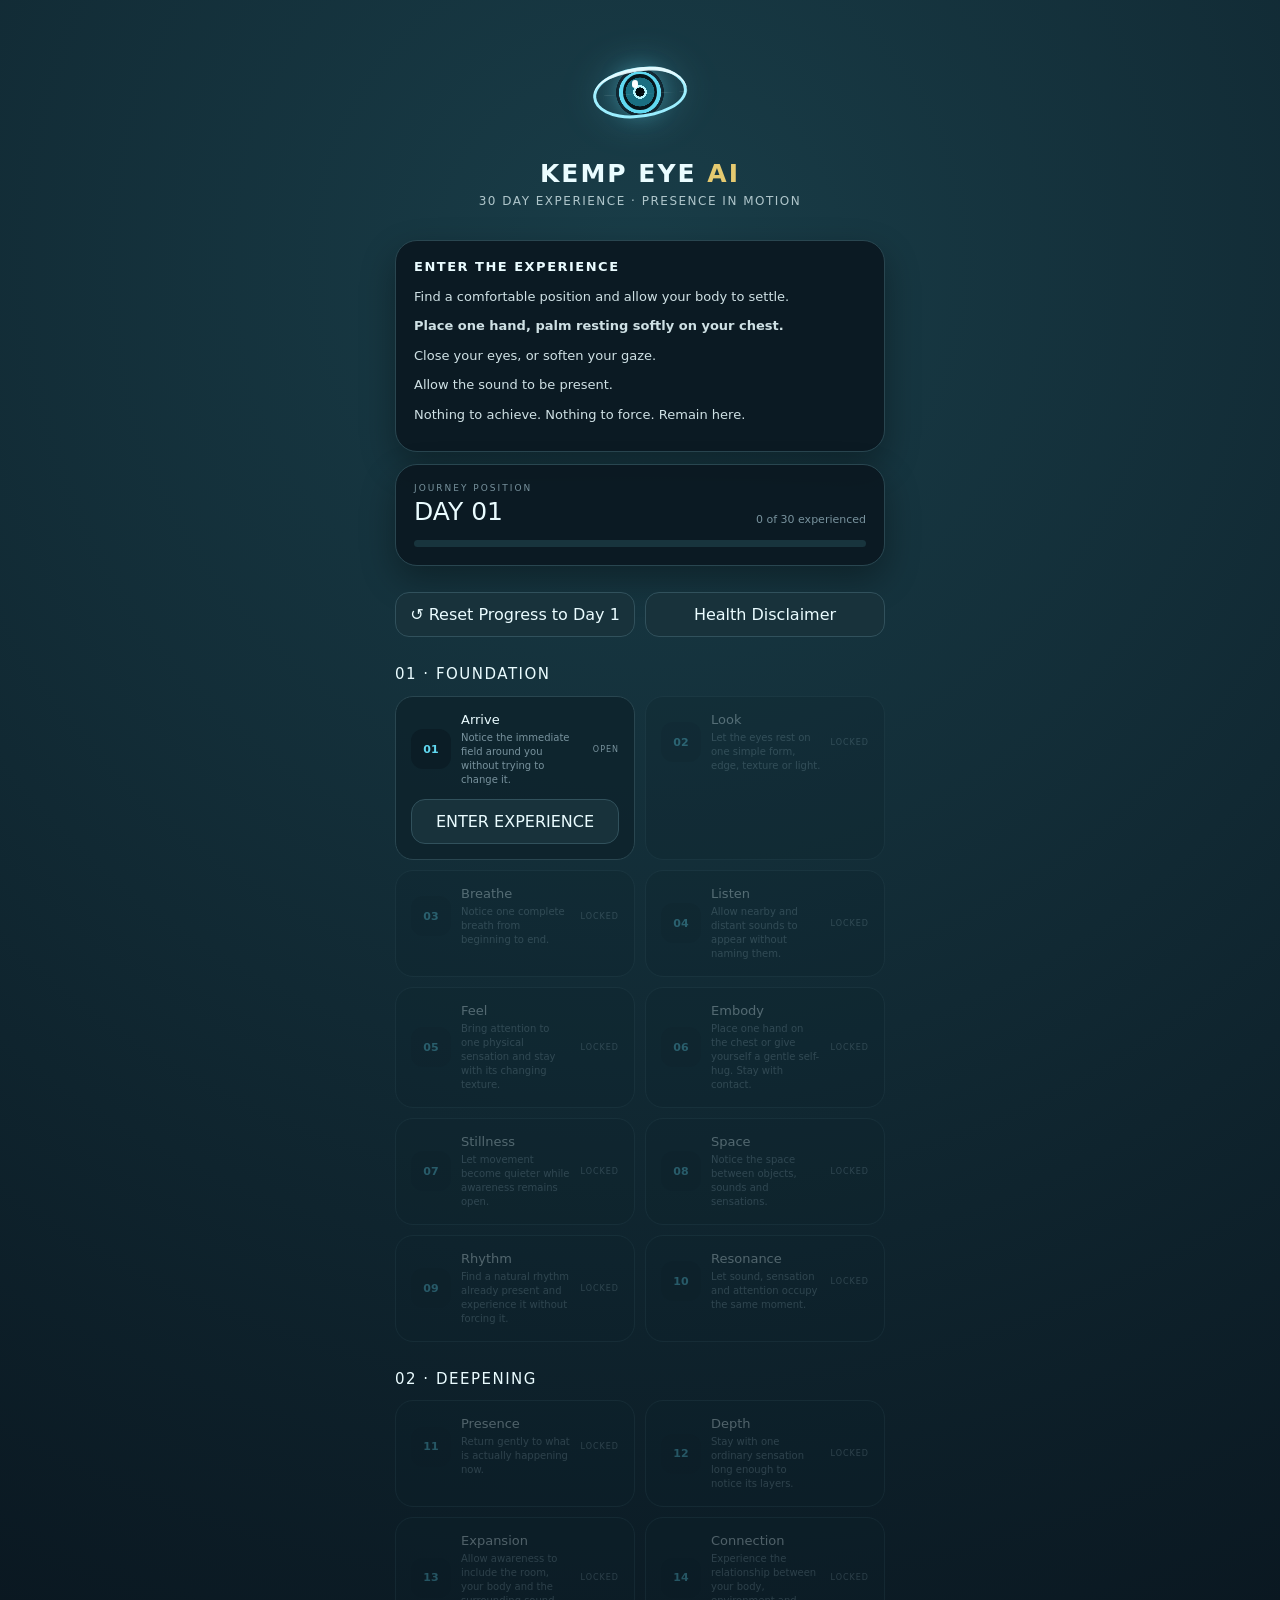
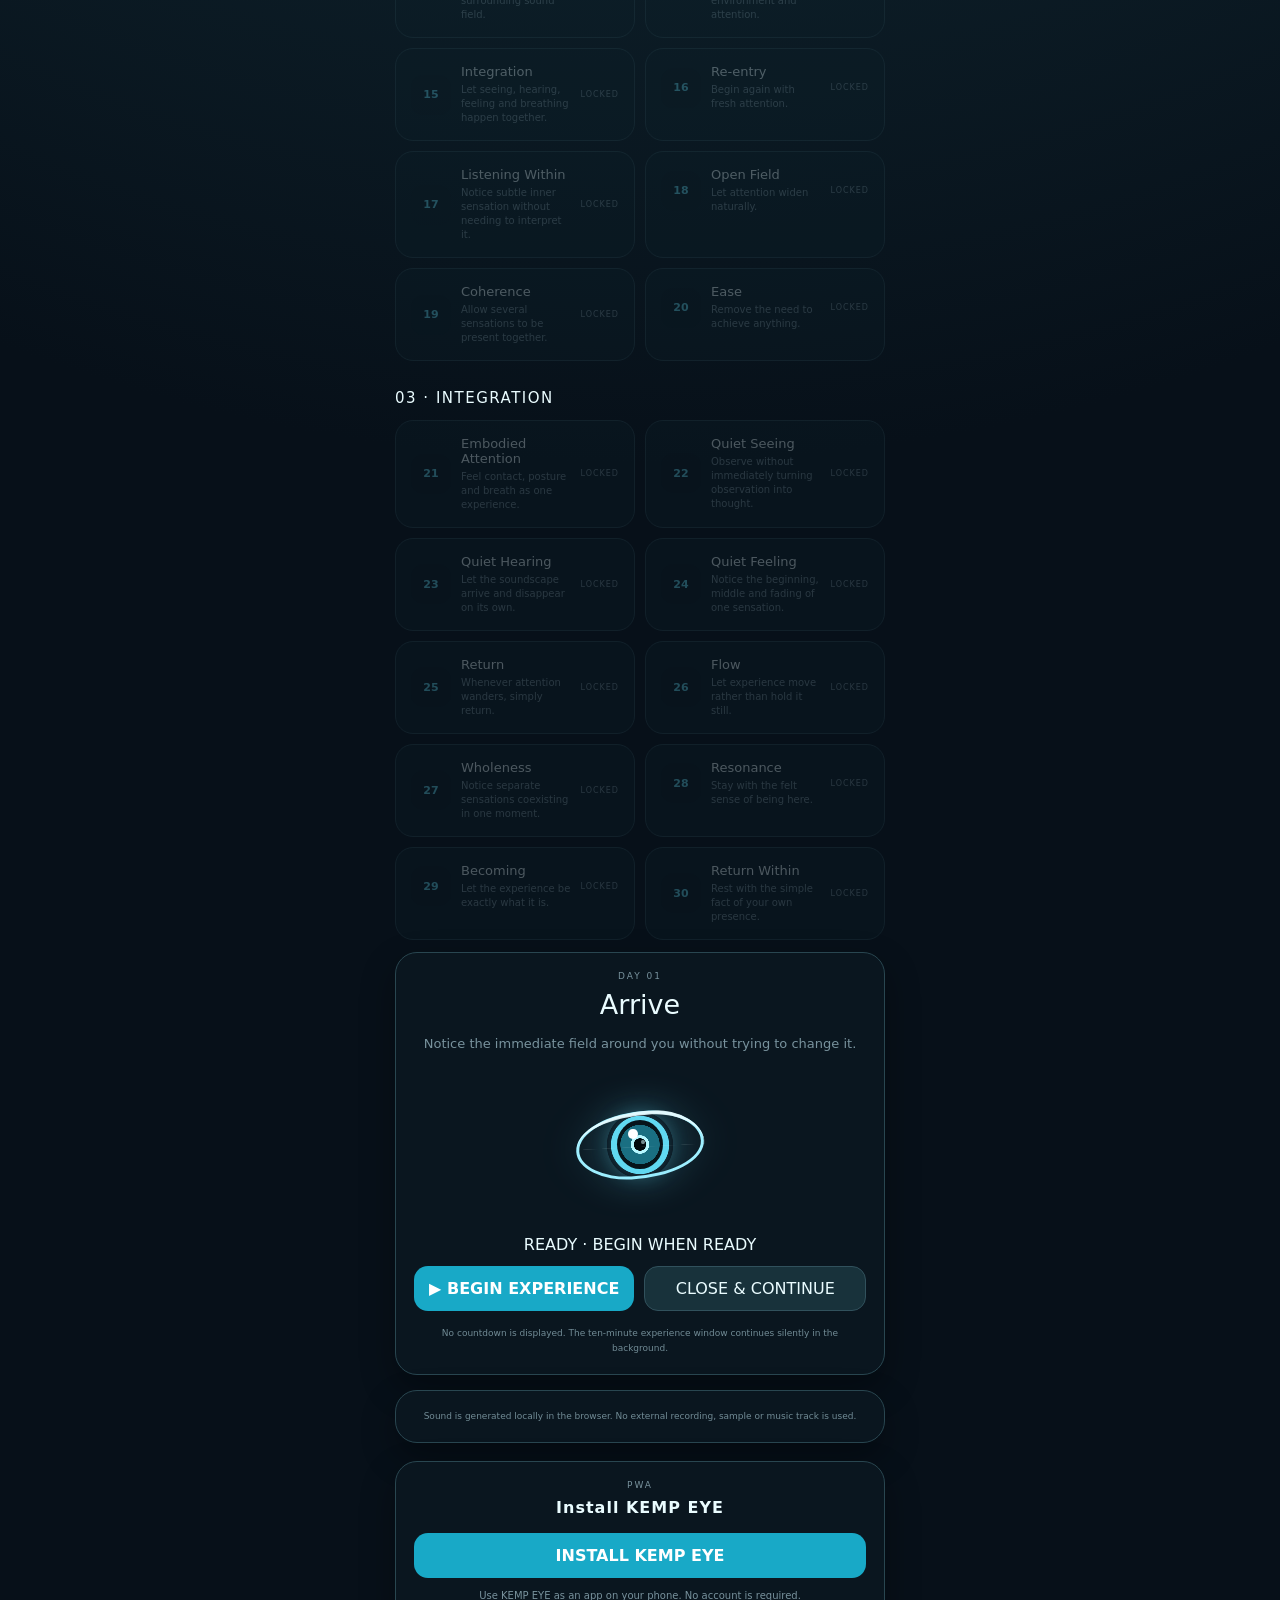
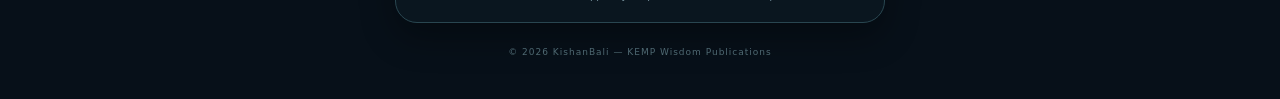
<file: index.html>
<!doctype html><html lang="en"><head><meta charset="utf-8"><meta name="viewport" content="width=device-width,initial-scale=1,viewport-fit=cover"><meta name="theme-color" content="#071019"><meta name="apple-mobile-web-app-capable" content="yes"><meta name="mobile-web-app-capable" content="yes"><link rel="manifest" href="./manifest.json"><link rel="apple-touch-icon" href="./icon-192.svg"><title>KEMP EYE AI · 30-Day Experience</title><style>*{box-sizing:border-box}html,body{margin:0;min-height:100%;background:#071019;color:#eafcff;font-family:system-ui,-apple-system,Segoe UI,sans-serif}body{background:radial-gradient(circle at 50% 8%,#193d48,#071019 58%)}button{font:inherit}.app{max-width:520px;margin:auto;min-height:100vh;padding:22px 15px 38px}.hero{text-align:center;padding:12px 0 20px}.heroEye{width:116px;height:116px;margin:auto;display:grid;place-items:center}.eye{position:relative;width:min(280px,76vw);aspect-ratio:2.05/1;display:block;filter:drop-shadow(0 0 18px #61d9f155)}.heroEye .eye{width:94px;height:54px}.eye:before{content:"";position:absolute;inset:3% 0;border:3px solid #9eefff;border-radius:58% 42% 58% 42%/55% 48% 52% 45%;transform:rotate(-3deg);background:radial-gradient(circle at 50% 50%,#163b45 0 31%,#61d9f1 32% 42%,#071019 43% 48%,transparent 49%)}.eye .iris{position:absolute;width:36%;height:68%;left:32%;top:16%;border-radius:50%;background:radial-gradient(circle at 50% 50%,#02090d 0 18%,#b7f7ff 19% 27%,#1a6f82 28% 58%,#06141a 59% 100%);box-shadow:0 0 22px #61d9f188}.eye .iris:after{content:"";position:absolute;width:20%;height:20%;left:25%;top:18%;border-radius:50%;background:#fff;box-shadow:10px 8px 0 -3px #d9fbff88}.eye .lid{position:absolute;left:0;right:0;top:3%;height:50%;border-top:4px solid #eafcff;border-radius:60% 40% 0 0/100% 100% 0 0;transform:rotate(-3deg);opacity:.9}.hero h1{font-size:25px;letter-spacing:2px;margin:9px 0 6px}.hero h1 span{color:#e5ca70}.sub{font-size:12px;letter-spacing:1.5px;opacity:.72}.card{background:#0a1820e8;border:1px solid #294650;border-radius:22px;padding:18px;margin:12px 0;box-shadow:0 14px 35px #0005}.guidance h2{font-size:13px;letter-spacing:1.5px;margin:0 0 12px}.guidance p{font-size:13px;line-height:1.65;margin:8px 0;opacity:.88}.quiet{opacity:.65}.journey{display:flex;justify-content:space-between;align-items:end}.label{font-size:9px;letter-spacing:2px;color:#78929d}.big{font-size:25px;margin-top:4px}.count{font-size:11px;color:#78929d;text-align:right}.bar{height:7px;background:#18343d;border-radius:10px;overflow:hidden;margin-top:14px}.fill{height:100%;width:0;background:#61d9f1;transition:width .3s}.stage{margin-top:28px}.stage h2{font-size:15px;font-weight:500;letter-spacing:1.5px}.days{display:grid;grid-template-columns:repeat(2,1fr);gap:10px}.day{padding:15px;border:1px solid #294650;border-radius:18px;background:#0d222bcc}.lock{opacity:.3}.row{display:flex;gap:10px;align-items:center}.num{width:40px;height:40px;border-radius:12px;background:#0b1d26;color:#61d9f1;display:grid;place-items:center;font-weight:700;font-size:11px;flex:none}.done .num{color:#9de4c3}.name{font-size:13px}.theme{font-size:10px;color:#78929d;margin-top:4px;line-height:1.4}.state{margin-left:auto;font-size:8px;color:#78929d;letter-spacing:1px}.done .state{color:#9de4c3}.btn{width:100%;margin-top:12px;padding:12px;border-radius:14px;border:1px solid #31515c;background:#18323b;color:#eafcff;cursor:pointer}.primary{background:#18a9c7;color:#fff;font-weight:900;border:0}.session{display:none;text-align:center}.session.show{display:block}.session h2{font-size:27px;font-weight:500;margin:8px}.desc{color:#78929d;font-size:13px;line-height:1.7}.orb{width:150px;height:150px;margin:15px auto;display:grid;place-items:center}.orb .eye{width:128px;height:72px}.controls{display:flex;gap:10px}.message{display:none;margin-top:14px;padding:15px;border-radius:15px;background:#19574238;color:#bcebd9;font-size:12px}.message.show{display:block}.tabs{display:grid;grid-template-columns:1fr 1fr;gap:10px;margin-top:14px}.modal{display:none}.modal.show{display:block}.note,.disclaimer,.footer{color:#718b95;font-size:9px;line-height:1.7;text-align:center;margin-top:15px}.footer{color:#4f6972;letter-spacing:1px;margin-top:22px}.install-card{background:#0a1820e8;border:1px solid #294650;border-radius:22px;padding:18px;margin:18px 0 0;text-align:center;box-shadow:0 14px 35px #0005}.install-label{font-size:9px;letter-spacing:2px;color:#78929d}.install-card h2{font-size:16px;font-weight:600;letter-spacing:1px;margin:8px 0}.install-btn{width:100%;margin-top:8px;padding:13px;border-radius:14px;border:0;background:#18a9c7;color:#fff;font-weight:900;cursor:pointer}.install-note{font-size:10px;line-height:1.6;color:#78929d;margin-top:10px}.running .eye{animation:eyePulse 2.8s ease-in-out infinite}@keyframes eyePulse{50%{transform:scale(1.06);filter:drop-shadow(0 0 30px #61d9f188)}}@media(max-width:620px){.days{grid-template-columns:1fr}.controls,.tabs{display:flex;flex-direction:column}}</style></head><body><main class="app"><header class="hero"><div class="heroEye"><div class="eye"><div class="iris"></div><div class="lid"></div></div></div><h1>KEMP EYE <span>AI</span></h1><div class="sub">30 DAY EXPERIENCE · PRESENCE IN MOTION</div></header><section class="card guidance"><h2>ENTER THE EXPERIENCE</h2><p>Find a comfortable position and allow your body to settle.</p><p><strong>Place one hand, palm resting softly on your chest.</strong></p><p>Close your eyes, or soften your gaze.</p><p>Allow the sound to be present.</p><p class="quiet">Nothing to achieve. Nothing to force. Remain here.</p></section><section class="card"><div class="journey"><div><div class="label">JOURNEY POSITION</div><div class="big" id="dayNow">DAY 01</div></div><div class="count" id="count">0 of 30 experienced</div></div><div class="bar"><div class="fill" id="fill"></div></div></section><div class="tabs"><button class="btn" id="reset">↺ Reset Progress to Day 1</button><button class="btn" id="health">Health Disclaimer</button></div><section class="card modal" id="healthPanel"><h3>Health Disclaimer</h3><p>KEMP EYE AI is an experiential prototype for personal exploration. It does not diagnose, treat, prevent or measure any medical or psychological condition and makes no promise of a health outcome. Stop if any sound or visual effect feels uncomfortable.</p><button class="btn" id="healthClose">Close Disclaimer</button></section><div id="stages"></div><section class="card session" id="session"><div class="label" id="sessionDay">DAY 01</div><h2 id="title">Arrive</h2><p class="desc" id="desc"></p><div class="orb"><div class="eye"><div class="iris"></div><div class="lid"></div></div></div><div class="phase" id="phase">READY · BEGIN WHEN READY</div><div class="controls"><button class="btn primary" id="start">▶ BEGIN EXPERIENCE</button><button class="btn" id="close">CLOSE &amp; CONTINUE</button></div><div class="note">No countdown is displayed. The ten-minute experience window continues silently in the background.</div><div class="message" id="message"></div></section><section class="card disclaimer">Sound is generated locally in the browser. No external recording, sample or music track is used.</section><section class="install-card" id="installCard"><div class="install-label">PWA</div><h2>Install KEMP EYE</h2><button class="install-btn" id="installBtn">INSTALL KEMP EYE</button><div class="install-note">Use KEMP EYE as an app on your phone. No account is required.</div></section><div class="footer">© 2026 KishanBali — KEMP Wisdom Publications</div></main><script>const days=[['Arrive','Notice the immediate field around you without trying to change it.'],['Look','Let the eyes rest on one simple form, edge, texture or light.'],['Breathe','Notice one complete breath from beginning to end.'],['Listen','Allow nearby and distant sounds to appear without naming them.'],['Feel','Bring attention to one physical sensation and stay with its changing texture.'],['Embody','Place one hand on the chest or give yourself a gentle self-hug. Stay with contact.'],['Stillness','Let movement become quieter while awareness remains open.'],['Space','Notice the space between objects, sounds and sensations.'],['Rhythm','Find a natural rhythm already present and experience it without forcing it.'],['Resonance','Let sound, sensation and attention occupy the same moment.'],['Presence','Return gently to what is actually happening now.'],['Depth','Stay with one ordinary sensation long enough to notice its layers.'],['Expansion','Allow awareness to include the room, your body and the surrounding sound field.'],['Connection','Experience the relationship between your body, environment and attention.'],['Integration','Let seeing, hearing, feeling and breathing happen together.'],['Re-entry','Begin again with fresh attention.'],['Listening Within','Notice subtle inner sensation without needing to interpret it.'],['Open Field','Let attention widen naturally.'],['Coherence','Allow several sensations to be present together.'],['Ease','Remove the need to achieve anything.'],['Embodied Attention','Feel contact, posture and breath as one experience.'],['Quiet Seeing','Observe without immediately turning observation into thought.'],['Quiet Hearing','Let the soundscape arrive and disappear on its own.'],['Quiet Feeling','Notice the beginning, middle and fading of one sensation.'],['Return','Whenever attention wanders, simply return.'],['Flow','Let experience move rather than hold it still.'],['Wholeness','Notice separate sensations coexisting in one moment.'],['Resonance','Stay with the felt sense of being here.'],['Becoming','Let the experience be exactly what it is.'],['Return Within','Rest with the simple fact of your own presence.']];const stages=[['01 · FOUNDATION',1,10],['02 · DEEPENING',11,20],['03 · INTEGRATION',21,30]];const profiles=[[174,[1,2,3],.025,.030,900],[196,[1,2.01,4],.020,.042,1050],[220,[1,1.5,2.5],.022,.036,1200],[196,[1,3,5],.018,.027,800],[233,[1,2,3.01],.021,.050,1300],[147,[1,1.5,2],.024,.031,850],[165,[1,2.01,3.99],.019,.045,1000],[196,[1,1.25,2.5],.021,.025,1150],[220,[1,2,4],.020,.055,1400],[247,[1,1.5,2.01],.018,.034,950],[174,[1,2,3,5],.020,.028,900],[185,[1,1.5,2.5,4],.019,.047,1000],[196,[1,2.01,3,4],.021,.033,1250],[208,[1,1.25,2.5,5],.018,.041,1150],[220,[1,2,3.01,4.02],.020,.052,1350],[233,[1,1.5,2.5,4],.019,.029,900],[247,[1,2.01,3.5,5],.020,.038,1100],[262,[1,1.25,2,3],.018,.026,1000],[196,[1,2,2.99,6],.020,.049,1450],[208,[1,1.5,3,4.5],.018,.035,1050],[220,[1,2,3,5,6],.019,.031,1200],[147,[1,1.5,2.5,3.5],.024,.043,850],[165,[1,2,3,4,6],.020,.057,1300],[185,[1,1.25,2.5,5],.018,.032,1100],[196,[1,1.5,2.5,4,6],.020,.046,1500],[220,[1,2,3.01,4.01],.019,.028,1000],[233,[1,1.25,2,3.5,5],.018,.053,1250],[174,[1,2.01,3,4.02,6],.022,.039,900],[262,[1,1.5,2.5,3.5,5],.017,.061,1400],[196,[1,2,3,4,5,6],.019,.034,1150]];const test=new URLSearchParams(location.search).get('test')==='1',DURATION=test?10:600,KEY='kempEye30Completed',RES='kempEye30Resume';let completed=Number(localStorage.getItem(KEY)||0),selected=Math.min(completed+1,30),elapsed=0,running=false,startStamp=0,raf=0,audio=null;const $=x=>document.getElementById(x);function save(){localStorage.setItem(RES,JSON.stringify({day:selected,elapsed}))}function load(d){try{let x=JSON.parse(localStorage.getItem(RES)||'null');return x&&x.day===d?Math.min(DURATION,Number(x.elapsed)||0):0}catch(e){return 0}}function stopAudio(){if(audio){audio.nodes.forEach(n=>{try{n.stop()}catch(e){}});try{audio.ctx.close()}catch(e){}audio=null}}function render(){let n=Math.min(completed+1,30);$('dayNow').textContent='DAY '+String(n).padStart(2,'0');$('count').textContent=completed+' of 30 experienced';$('fill').style.width=completed/30*100+'%';let host=$('stages');host.innerHTML='';stages.forEach(s=>{let sec=document.createElement('section');sec.className='stage';sec.innerHTML='<h2>'+s[0]+'</h2><div class="days"></div>';let grid=sec.querySelector('.days');for(let d=s[1];d<=s[2];d++){let open=d<=completed+1,done=d<=completed,c=document.createElement('article');c.className='day '+(done?'done ':'')+(!open?'lock':'');c.innerHTML='<div class="row"><div class="num">'+String(d).padStart(2,'0')+'</div><div><div class="name">'+days[d-1][0]+'</div><div class="theme">'+days[d-1][1]+'</div></div><div class="state">'+(done?'DONE':open?'OPEN':'LOCKED')+'</div></div>'+(open&&!done?'<button class="btn enter">ENTER EXPERIENCE</button>':'');if(open&&!done)c.querySelector('.enter').onclick=()=>openDay(d);grid.appendChild(c)}host.appendChild(sec)})}function openDay(d){if(d>completed+1)return;stopAudio();running=false;cancelAnimationFrame(raf);selected=d;elapsed=load(d);$('sessionDay').textContent='DAY '+String(d).padStart(2,'0');$('title').textContent=days[d-1][0];$('desc').textContent=days[d-1][1];$('phase').textContent=elapsed?'RESUME · CONTINUE WHEN READY':'READY · BEGIN WHEN READY';$('start').disabled=false;$('start').textContent=elapsed?'▶ RESUME EXPERIENCE':'▶ BEGIN EXPERIENCE';$('session').classList.add('show');setTimeout(()=>$('session').scrollIntoView({behavior:'smooth',block:'center'}),20)}async function begin(){if(running)return;stopAudio();let C=window.AudioContext||window.webkitAudioContext;if(!C){$('phase').textContent='AUDIO UNAVAILABLE';return}let ctx=new C();await ctx.resume();let p=profiles[selected-1],master=ctx.createGain(),filter=ctx.createBiquadFilter();master.gain.value=.0001;master.gain.exponentialRampToValueAtTime(p[2],ctx.currentTime+3);filter.type='lowpass';filter.frequency.value=p[4];filter.connect(master).connect(ctx.destination);let nodes=[];p[1].forEach((r,i)=>{let o=ctx.createOscillator(),g=ctx.createGain();o.type=i?'triangle':'sine';o.frequency.value=p[0]*r;g.gain.value=[.58,.22,.1,.055,.025,.012][i]||.01;o.connect(g).connect(filter);o.start();nodes.push(o)});audio={ctx,nodes};running=true;startStamp=performance.now()-elapsed*1000;$('session').classList.add('running');$('start').disabled=true;$('phase').textContent='EXPERIENCE IN PROGRESS · SOUND FIELD ACTIVE';raf=requestAnimationFrame(loop)}function loop(t){if(!running)return;elapsed=Math.min(DURATION,(t-startStamp)/1000);if(elapsed>=DURATION){finish();return}raf=requestAnimationFrame(loop)}function finish(){running=false;cancelAnimationFrame(raf);stopAudio();completed=Math.max(completed,selected);localStorage.setItem(KEY,completed);localStorage.removeItem(RES);$('session').classList.remove('running');render();$('phase').textContent=selected<30?'COMPLETE · NEXT DAY OPEN':'JOURNEY COMPLETE';$('message').textContent=selected<30?'DAY '+String(selected+1).padStart(2,'0')+' IS NOW OPEN.':'ALL 30 EXPERIENCES COMPLETE.';$('message').className='message show';if(selected<30)setTimeout(()=>openDay(selected+1),500)}$('start').onclick=begin;$('close').onclick=()=>{if(running)elapsed=Math.min(DURATION,(performance.now()-startStamp)/1000);save();stopAudio();running=false;cancelAnimationFrame(raf);completed=Math.max(completed,selected);localStorage.setItem(KEY,completed);$('session').classList.remove('show','running');render();scrollTo({top:0,behavior:'smooth'})};$('reset').onclick=()=>{stopAudio();running=false;completed=0;selected=1;elapsed=0;localStorage.removeItem(KEY);localStorage.removeItem(RES);$('session').classList.remove('show','running');render();openDay(1)};$('health').onclick=()=>$('healthPanel').classList.toggle('show');$('healthClose').onclick=()=>$('healthPanel').classList.remove('show');const installCard=$('installCard'),installBtn=$('installBtn');let deferredPrompt=null;function isStandalone(){return window.matchMedia('(display-mode: standalone)').matches||window.navigator.standalone===true}function hideInstall(){installCard.style.display='none'}if(isStandalone())hideInstall();window.addEventListener('beforeinstallprompt',e=>{e.preventDefault();deferredPrompt=e;installCard.style.display='block'});installBtn.addEventListener('click',async()=>{if(deferredPrompt){deferredPrompt.prompt();await deferredPrompt.userChoice;deferredPrompt=null;return}if(/iphone|ipad|ipod/i.test(navigator.userAgent)&&!isStandalone()){installBtn.textContent='ADD TO HOME SCREEN';alert('In Safari, tap Share → Add to Home Screen.')}});window.addEventListener('appinstalled',hideInstall);window.addEventListener('pageshow',()=>{if(isStandalone())hideInstall()});document.addEventListener('visibilitychange',()=>{if(document.hidden&&running){elapsed=Math.min(DURATION,(performance.now()-startStamp)/1000);save();stopAudio();running=false;cancelAnimationFrame(raf);$('session').classList.remove('running');$('start').disabled=false;$('start').textContent='▶ RESUME EXPERIENCE';$('phase').textContent='PAUSED · PRESS RESUME'}});window.addEventListener('pagehide',()=>{if(running){elapsed=Math.min(DURATION,(performance.now()-startStamp)/1000);save()}stopAudio()});render();openDay(selected);if('serviceWorker'in navigator)navigator.serviceWorker.register('./service-worker.js').catch(()=>{});</script></body></html>
</file>
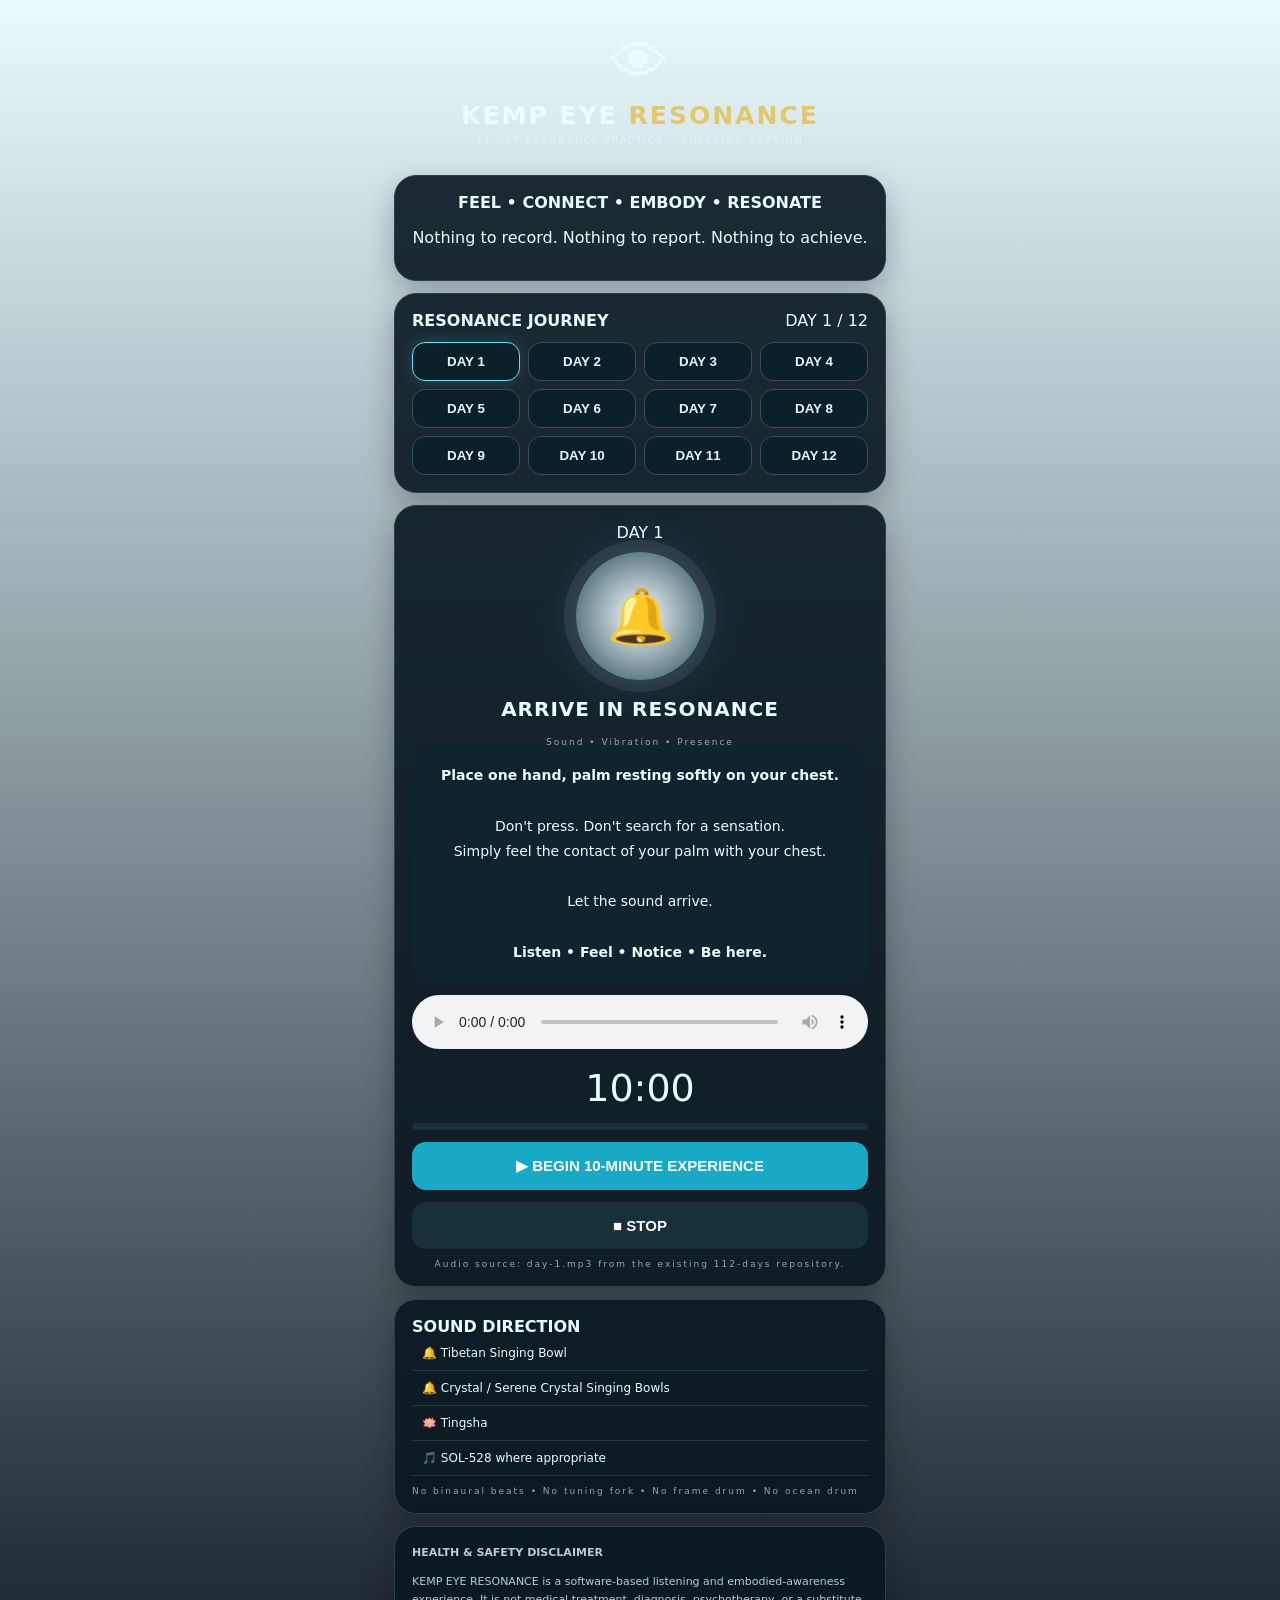
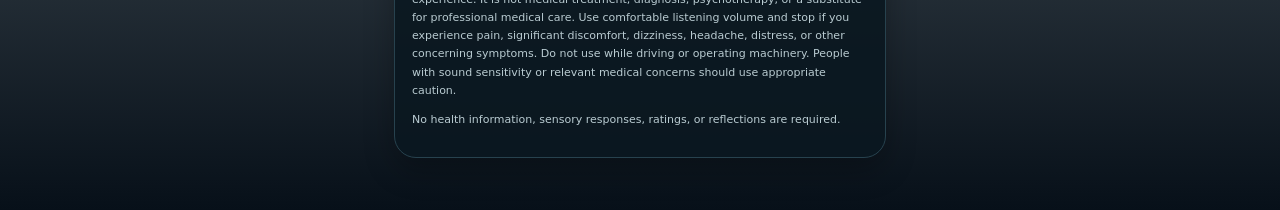
<file: resonance/index.html>
<!doctype html>
<html lang="en"><head><meta charset="utf-8"><meta name="viewport" content="width=device-width,initial-scale=1,viewport-fit=cover"><meta name="theme-color" content="#071019"><title>KEMP EYE RESONANCE 👁</title><style>*{box-sizing:border-box}body{margin:0;background:linear-gradient(180deg,#e9faff,#071019);color:#eafcff;font-family:system-ui,-apple-system,Segoe UI,sans-serif}.app{max-width:520px;margin:auto;min-height:100vh;padding:18px 14px 40px}.hero{text-align:center;padding:10px 0 18px}.eye{font-size:58px;animation:blink 6s infinite}@keyframes blink{0%,91%,100%{transform:scaleY(1)}94%{transform:scaleY(.08)}}h1{font-size:25px;letter-spacing:2px;margin:5px 0}h1 span{color:#e3c86a}.sub{font-size:9px;letter-spacing:2px;opacity:.62}.card{background:#0a1820e8;border:1px solid #27424e;border-radius:22px;padding:17px;margin:12px 0;box-shadow:0 12px 30px #0004}.days{display:grid;grid-template-columns:repeat(4,1fr);gap:8px;margin-top:12px}.day{border:1px solid #31505c;background:#0c2029;color:#dff9ff;border-radius:13px;padding:11px 4px;font-weight:800}.day.active{border-color:#62def7;box-shadow:0 0 16px #62def733}.day.locked{opacity:.35}.orb{width:128px;height:128px;margin:10px auto;border-radius:50%;display:grid;place-items:center;font-size:54px;background:radial-gradient(circle,#faffff,#214955);box-shadow:0 0 0 12px #ffffff12,0 0 45px #5bd8f733;animation:pulse 4s ease-in-out infinite}@keyframes pulse{50%{transform:scale(1.06)}}h2{text-align:center;font-size:20px;letter-spacing:1px}.center{text-align:center}.guide{font-size:14px;line-height:1.8;text-align:center;background:#10242d;border-radius:17px;padding:16px}.timer{font-size:38px;text-align:center;margin:13px}.bar{height:7px;background:#18313b;border-radius:10px;overflow:hidden}.fill{height:100%;width:0;background:#61d9f1}.btn{width:100%;padding:15px;border:0;border-radius:14px;margin-top:12px;background:#18a9c7;color:white;font-weight:900;font-size:15px}.secondary{background:#18303a}.sound{font-size:12px;padding:10px;border-bottom:1px solid #203842}.sound:last-child{border:0}.disclaimer{font-size:11px;line-height:1.65;color:#b9cbd1}</style></head><body><main class="app"><header class="hero"><div class="eye">👁</div><h1>KEMP EYE <span>RESONANCE</span></h1><div class="sub">12 DAY RESONANCE PRACTICE • CHECKING VERSION</div></header><section class="card center"><b>FEEL • CONNECT • EMBODY • RESONATE</b><p>Nothing to record. Nothing to report. Nothing to achieve.</p></section><section class="card"><div><b>RESONANCE JOURNEY</b><span id="counter" style="float:right">DAY 1 / 12</span></div><div class="days" id="days"></div></section><section class="card"><div class="center" id="daylabel">DAY 1</div><div class="orb" id="orb">🔔</div><h2 id="title">ARRIVE IN RESONANCE</h2><div class="sub center" id="subtitle">Sound • Vibration • Presence</div><div class="guide"><b>Place one hand, palm resting softly on your chest.</b><br><br>Don't press. Don't search for a sensation.<br>Simply feel the contact of your palm with your chest.<br><br>Let the sound arrive.<br><br><b>Listen • Feel • Notice • Be here.</b></div><audio id="player" controls preload="metadata" style="width:100%;margin-top:14px"></audio><div class="timer" id="timer">10:00</div><div class="bar"><div class="fill" id="fill"></div></div><button class="btn" id="begin" onclick="begin()">▶ BEGIN 10-MINUTE EXPERIENCE</button><button class="btn secondary" onclick="stopSession()">■ STOP</button><div class="sub center" id="status" style="margin-top:10px">Audio source: Day 1 narration from the existing 112-days repository.</div></section><section class="card"><b>SOUND DIRECTION</b><div class="sound">🔔 Tibetan Singing Bowl</div><div class="sound">🔔 Crystal / Serene Crystal Singing Bowls</div><div class="sound">🪷 Tingsha</div><div class="sound">🎵 SOL-528 where appropriate</div><div class="sub" style="margin-top:10px">No binaural beats • No tuning fork • No frame drum • No ocean drum</div></section><section class="card disclaimer"><b>HEALTH & SAFETY DISCLAIMER</b><p>KEMP EYE RESONANCE is a software-based listening and embodied-awareness experience. It is not medical treatment, diagnosis, psychotherapy, or a substitute for professional medical care. Use comfortable listening volume and stop if you experience pain, significant discomfort, dizziness, headache, distress, or other concerning symptoms. Do not use while driving or operating machinery. People with sound sensitivity or relevant medical concerns should use appropriate caution.</p><p>No health information, sensory responses, ratings, or reflections are required.</p></section></main><script>
const base='https://raw.githubusercontent.com/kishanbali/112-days-/main/';
const days=[
['🔔','ARRIVE IN RESONANCE','Sound • Vibration • Presence','day-1.mp3'],
['🪷','HEAR THE SPACE','Sound • Silence • Body','day-2.mp3'],
['🔔','FEEL THE TONE','Sound • Vibration • Chest','day-3.mp3'],
['👁','SEE RESONANCE','Sound • Visual Presence','day-4.mp3'],
['〰️','FOLLOW THE VIBRATION','Body • Breath • Sound','day-5.mp3'],
['🔔','LISTEN WITHOUT SEARCHING','Listening • Feeling • Presence','day-6.mp3'],
['🪷','SOUND AND STILLNESS','Tingsha • Silence • Awareness','day-7.mp3'],
['🔔','BODY AS LISTENER','Bowls • Body • Breath','day-8.mp3'],
['👁','RESONANCE AROUND YOU','Sound • Space • Sight','day-9.mp3'],
['〰️','ALLOW THE EXPERIENCE','Sound • Vibration • Presence','day-10.mp3'],
['🔔','LESS WORDS','Bowls • Silence • Embodiment','day-11.mp3'],
['🪷','DEEPENING','Tingsha • Breath • Body','day-12.mp3']];
let current=0,running=false,start=0,raf=null;
const $=id=>document.getElementById(id);
function renderDays(){const box=$('days');box.innerHTML='';days.forEach((d,i)=>{const b=document.createElement('button');b.className='day '+(i===current?'active':'');b.textContent='DAY '+(i+1);b.onclick=()=>selectDay(i);box.appendChild(b)})}
function selectDay(i){stopSession();current=i;$('daylabel').textContent='DAY '+(i+1);$('counter').textContent='DAY '+(i+1)+' / 12';$('orb').textContent=days[i][0];$('title').textContent=days[i][1];$('subtitle').textContent=days[i][2];$('player').src=base+days[i][3];$('status').textContent='Audio source: '+days[i][3]+' from the existing 112-days repository.';renderDays()}
function begin(){if(running){stopSession();return}running=true;start=performance.now();$('begin').textContent='■ RUNNING';$('status').textContent='Feel • Connect • Embody • Resonate';$('player').currentTime=0;$('player').play().catch(()=>{$('status').textContent='Press the audio play control if your mobile browser blocks playback.'});tick()}
function tick(){if(!running)return;let e=performance.now()-start,left=Math.max(0,600000-e),s=Math.ceil(left/1000);$('timer').textContent=String(Math.floor(s/60)).padStart(2,'0')+':'+String(s%60).padStart(2,'0');$('fill').style.width=Math.min(100,e/600000*100)+'%';if(e>=600000){running=false;$('player').pause();$('timer').textContent='00:00';$('fill').style.width='100%';$('begin').textContent='▶ BEGIN 10-MINUTE EXPERIENCE';$('status').textContent='Experience complete.';return}raf=requestAnimationFrame(tick)}
function stopSession(){running=false;if(raf)cancelAnimationFrame(raf);raf=null;if($('player')){$('player').pause();$('player').currentTime=0}$('begin').textContent='▶ BEGIN 10-MINUTE EXPERIENCE';if($('timer'))$('timer').textContent='10:00';if($('fill'))$('fill').style.width='0%'}
renderDays();selectDay(0);
</script></body></html>
</file>
